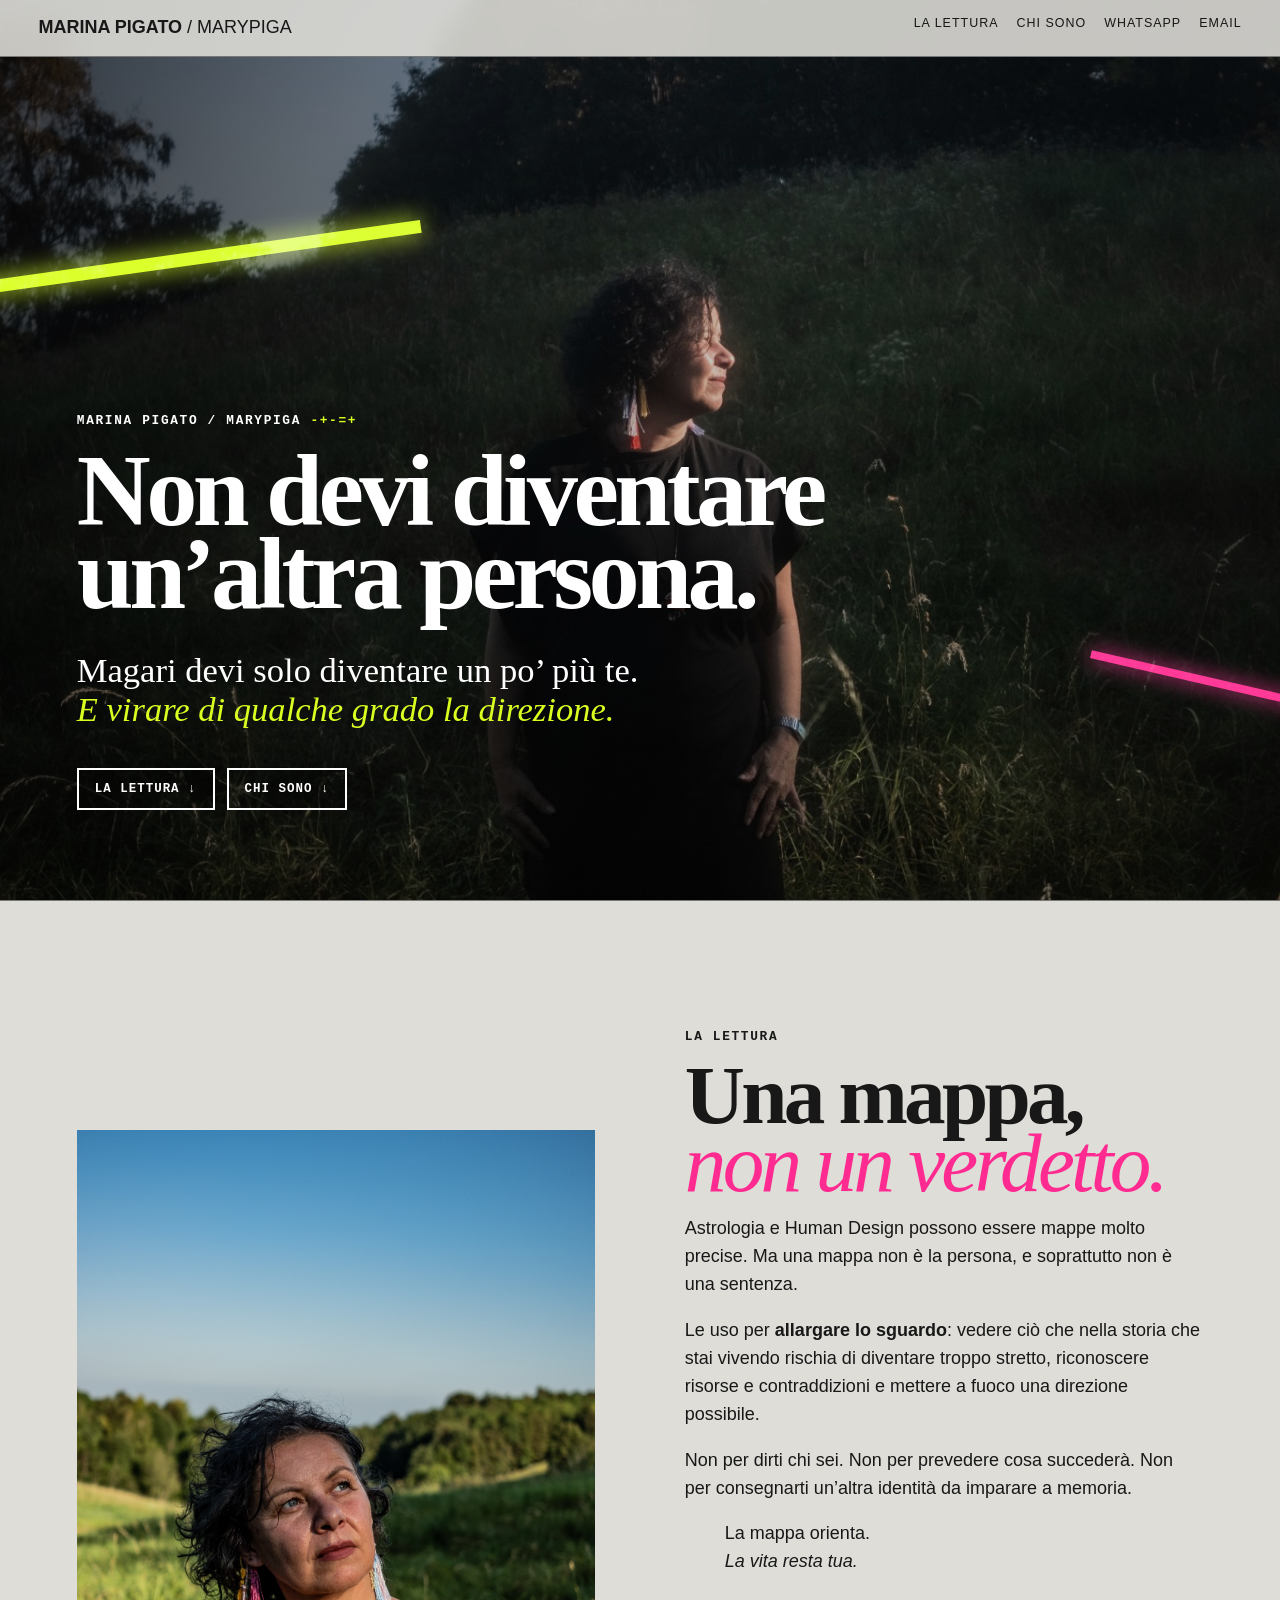
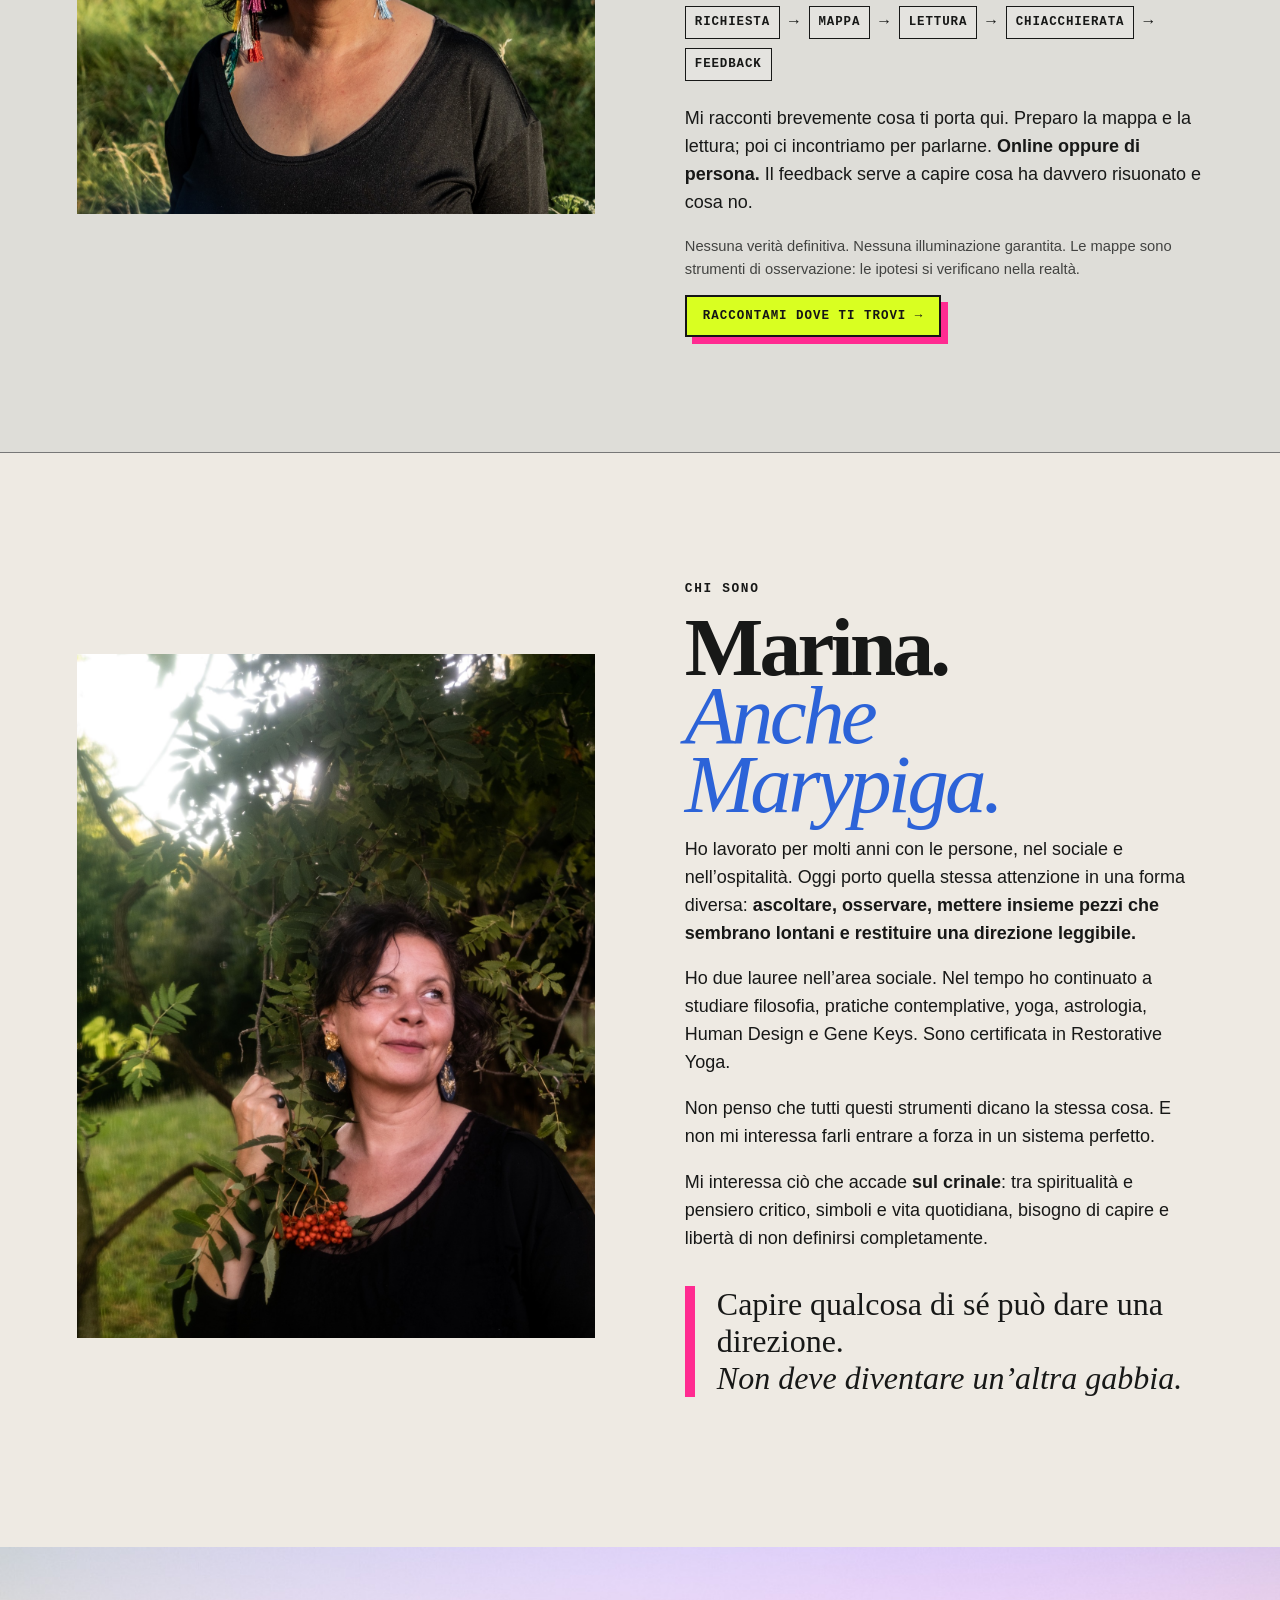
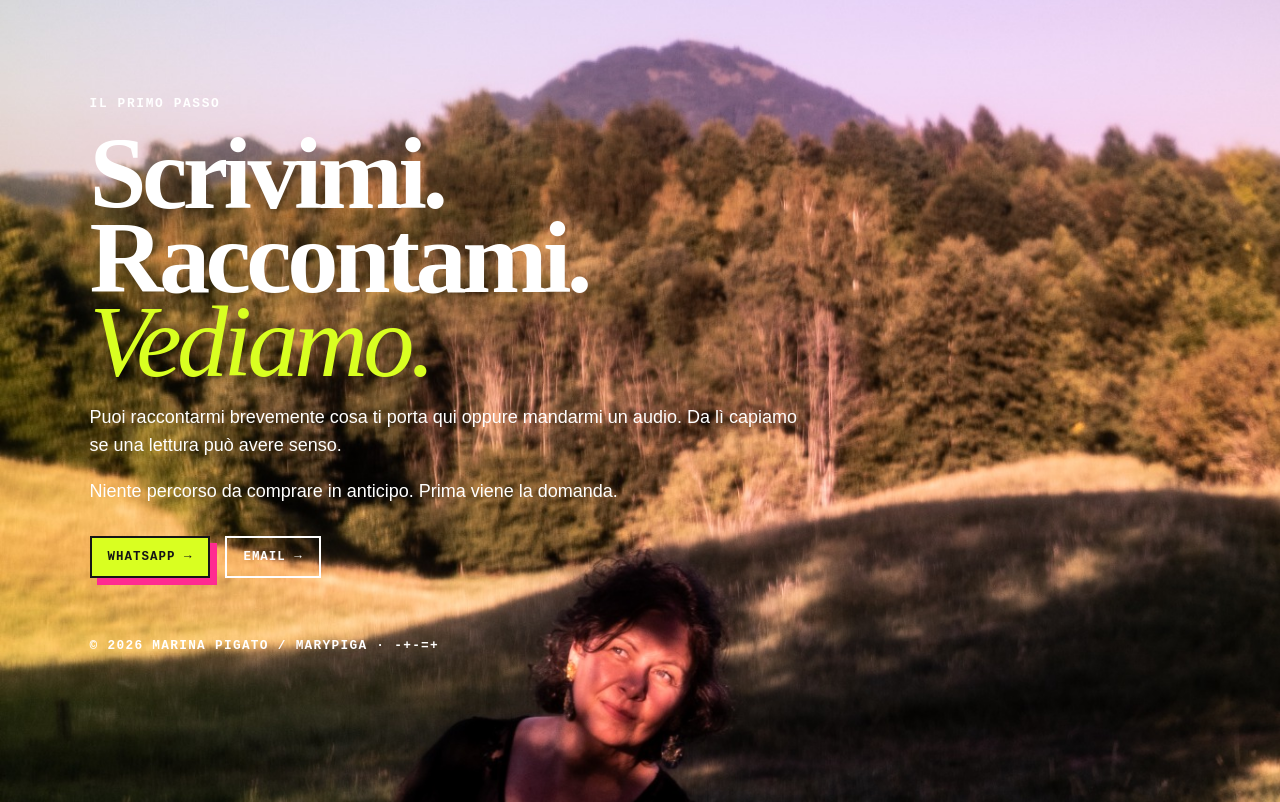
<file: index.html>
<!doctype html>
<html lang="it">
<head>
<meta charset="utf-8">
<meta name="viewport" content="width=device-width,initial-scale=1">
<meta name="description" content="Marina Pigato — letture di astrologia e Human Design. Online e in presenza in Veneto.">
<meta name="robots" content="index, follow">
<link rel="canonical" href="https://marinapigato.vercel.app/">
<title>Marina Pigato</title>
<link rel="stylesheet" href="style.css">
</head>
<body id="top">
<header class="topbar">
  <a class="mark" href="#top">MARINA PIGATO <span>/ MARYPIGA</span></a>
  <nav>
    <a href="#lettura">La lettura</a>
    <a href="#chi-sono">Chi sono</a>
    <a class="wa" href="#" data-wa>WhatsApp</a>
    <a class="email" href="mailto:marinapigato@gmail.com">Email</a>
  </nav>
</header>

<main>
<section class="hero">
  <img src="assets/hero-adele.jpg" alt="Marina Pigato nel paesaggio del Monte Summano">
  <div class="shade"></div>
  <div class="neon n1"></div><div class="neon n2"></div>
  <div class="hero-copy">
    <p class="kicker">MARINA PIGATO / MARYPIGA <span>-+-=+</span></p>
    <h1>Non devi diventare<br>un’altra persona.</h1>
    <p class="claim">Magari devi solo diventare un po’ più te.<br><em>E virare di qualche grado la direzione.</em></p>
    <div class="doors">
      <a href="#lettura">LA LETTURA ↓</a>
      <a href="#chi-sono">CHI SONO ↓</a>
    </div>
  </div>
</section>

<section id="lettura" class="section split">
  <div class="image-stack">
    <img src="assets/lettura-adele.jpg" alt="Ritratto di Marina Pigato">
    <span class="slash"></span>
  </div>
  <div class="copy">
    <p class="eyebrow">LA LETTURA</p>
    <h2>Una mappa,<br><i>non un verdetto.</i></h2>
    <p>Astrologia e Human Design possono essere mappe molto precise. Ma una mappa non è la persona, e soprattutto non è una sentenza.</p>
    <p>Le uso per <strong>allargare lo sguardo</strong>: vedere ciò che nella storia che stai vivendo rischia di diventare troppo stretto, riconoscere risorse e contraddizioni e mettere a fuoco una direzione possibile.</p>
    <p>Non per dirti chi sei. Non per prevedere cosa succederà. Non per consegnarti un’altra identità da imparare a memoria.</p>
    <blockquote>La mappa orienta.<br><em>La vita resta tua.</em></blockquote>

    <div class="process" aria-label="Come funziona">
      <span>RICHIESTA</span><b>→</b><span>MAPPA</span><b>→</b><span>LETTURA</span><b>→</b><span>CHIACCHIERATA</span><b>→</b><span>FEEDBACK</span>
    </div>
    <p>Mi racconti brevemente cosa ti porta qui. Preparo la mappa e la lettura; poi ci incontriamo per parlarne. <strong>Online oppure di persona.</strong> Il feedback serve a capire cosa ha davvero risuonato e cosa no.</p>
    <p class="small-note">Nessuna verità definitiva. Nessuna illuminazione garantita. Le mappe sono strumenti di osservazione: le ipotesi si verificano nella realtà.</p>
    <a class="cta" href="#" data-wa>RACCONTAMI DOVE TI TROVI →</a>
  </div>
</section>

<section id="chi-sono" class="section split bio">
  <div class="image-stack"><img src="assets/bio-adele.jpg" alt="Marina Pigato tra gli alberi"></div>
  <div class="copy">
    <p class="eyebrow">CHI SONO</p>
    <h2>Marina.<br><i>Anche Marypiga.</i></h2>
    <p>Ho lavorato per molti anni con le persone, nel sociale e nell’ospitalità. Oggi porto quella stessa attenzione in una forma diversa: <strong>ascoltare, osservare, mettere insieme pezzi che sembrano lontani e restituire una direzione leggibile.</strong></p>
    <p>Ho due lauree nell’area sociale. Nel tempo ho continuato a studiare filosofia, pratiche contemplative, yoga, astrologia, Human Design e Gene Keys. Sono certificata in Restorative Yoga.</p>
    <p>Non penso che tutti questi strumenti dicano la stessa cosa. E non mi interessa farli entrare a forza in un sistema perfetto.</p>
    <p>Mi interessa ciò che accade <strong>sul crinale</strong>: tra spiritualità e pensiero critico, simboli e vita quotidiana, bisogno di capire e libertà di non definirsi completamente.</p>
    <blockquote>Capire qualcosa di sé può dare una direzione.<br><em>Non deve diventare un’altra gabbia.</em></blockquote>
  </div>
</section>

<section class="closing">
  <img src="assets/footer-adele.jpg" alt="Monte Summano e paesaggio veneto">
  <div class="closing-copy">
    <p class="eyebrow">IL PRIMO PASSO</p>
    <h2>Scrivimi.<br>Raccontami.<br><i>Vediamo.</i></h2>
    <p>Puoi raccontarmi brevemente cosa ti porta qui oppure mandarmi un audio. Da lì capiamo se una lettura può avere senso.</p>
    <p>Niente percorso da comprare in anticipo. Prima viene la domanda.</p>
    <div class="buttons">
      <a class="cta" href="#" data-wa>WHATSAPP →</a>
      <a class="cta ghost" href="mailto:marinapigato@gmail.com">EMAIL →</a>
    </div>
    <p class="signature">© 2026 MARINA PIGATO / MARYPIGA · -+-=+</p>
  </div>
</section>
</main>

<script>
const WHATSAPP_NUMBER = "393474805543";
document.querySelectorAll("[data-wa]").forEach(a => {
  if (WHATSAPP_NUMBER) {
    a.href = "https://wa.me/" + WHATSAPP_NUMBER;
    a.target = "_blank";
    a.rel = "noopener";
  } else {
    a.href = "#";
    a.addEventListener("click", e => {
      e.preventDefault();
      alert("WhatsApp sarà attivato qui prima della pubblicazione.");
    });
  }
});
</script>
</body>
</html>
</file>
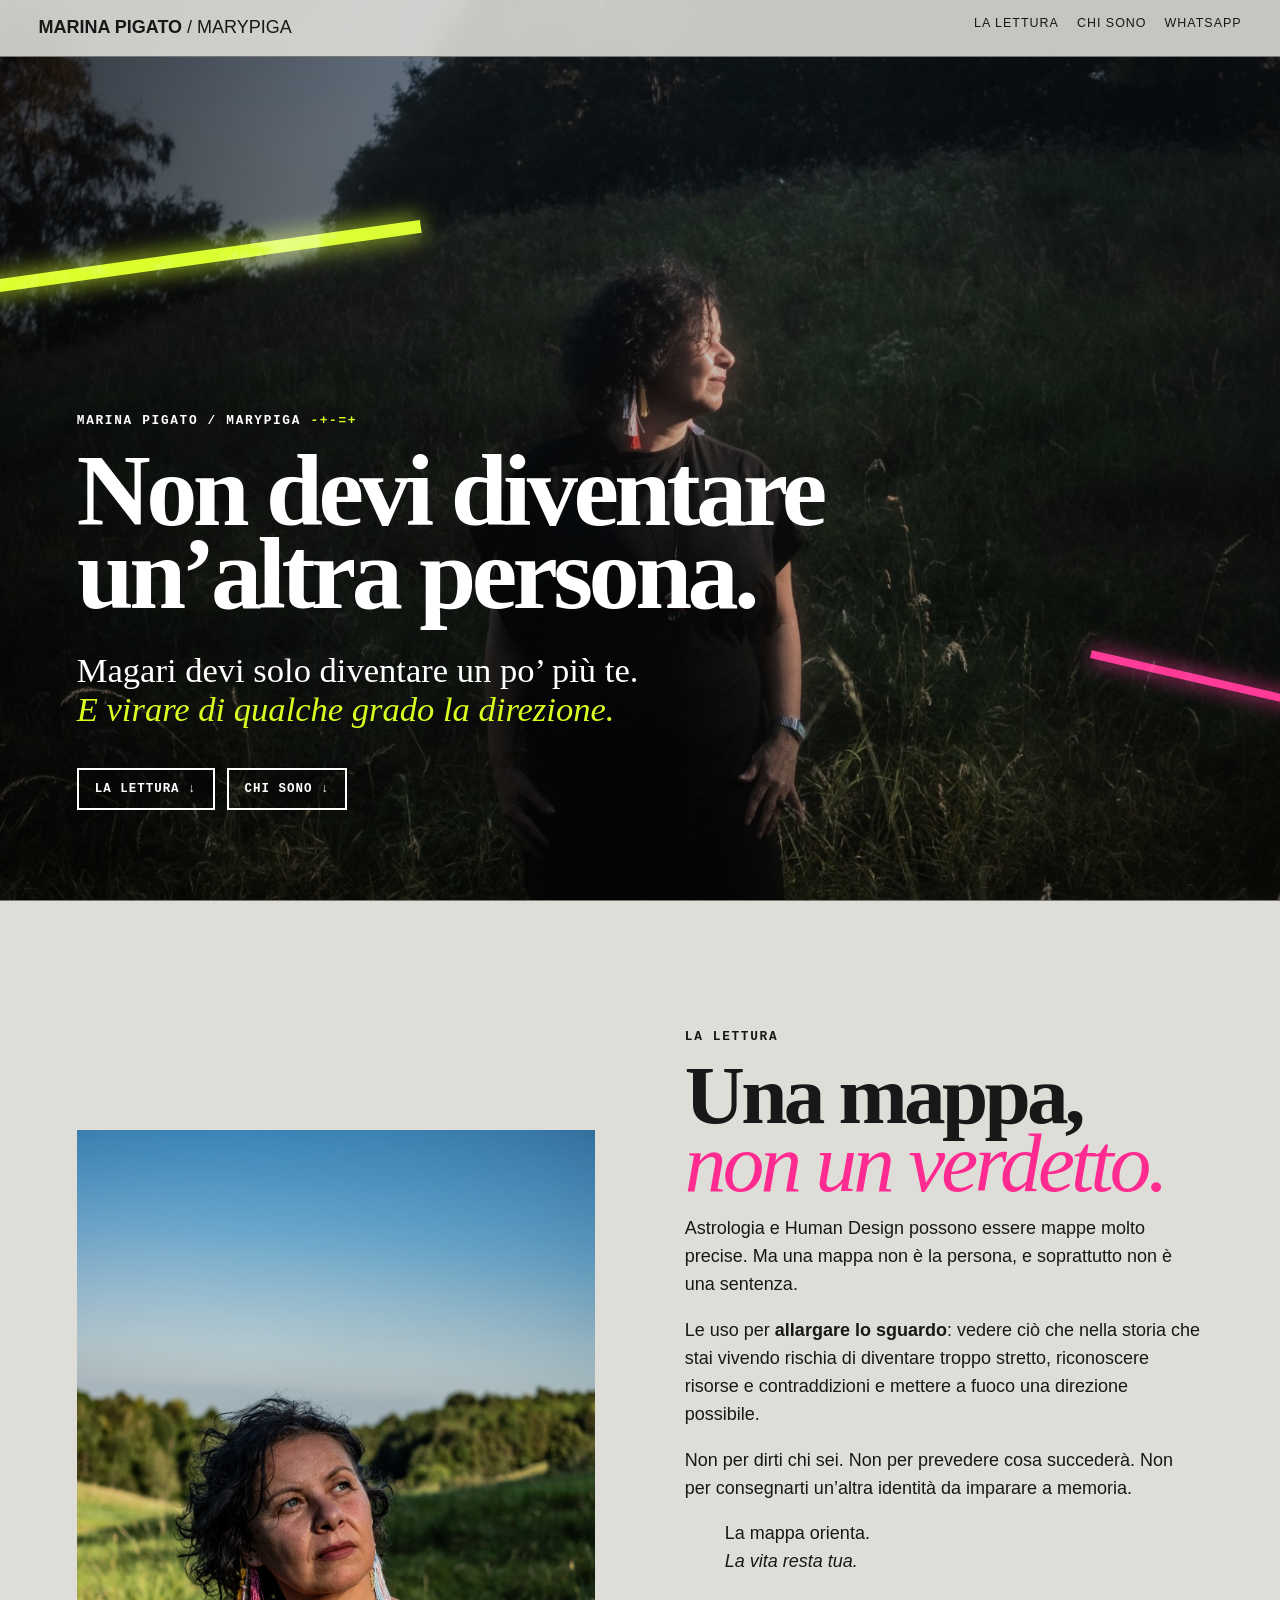
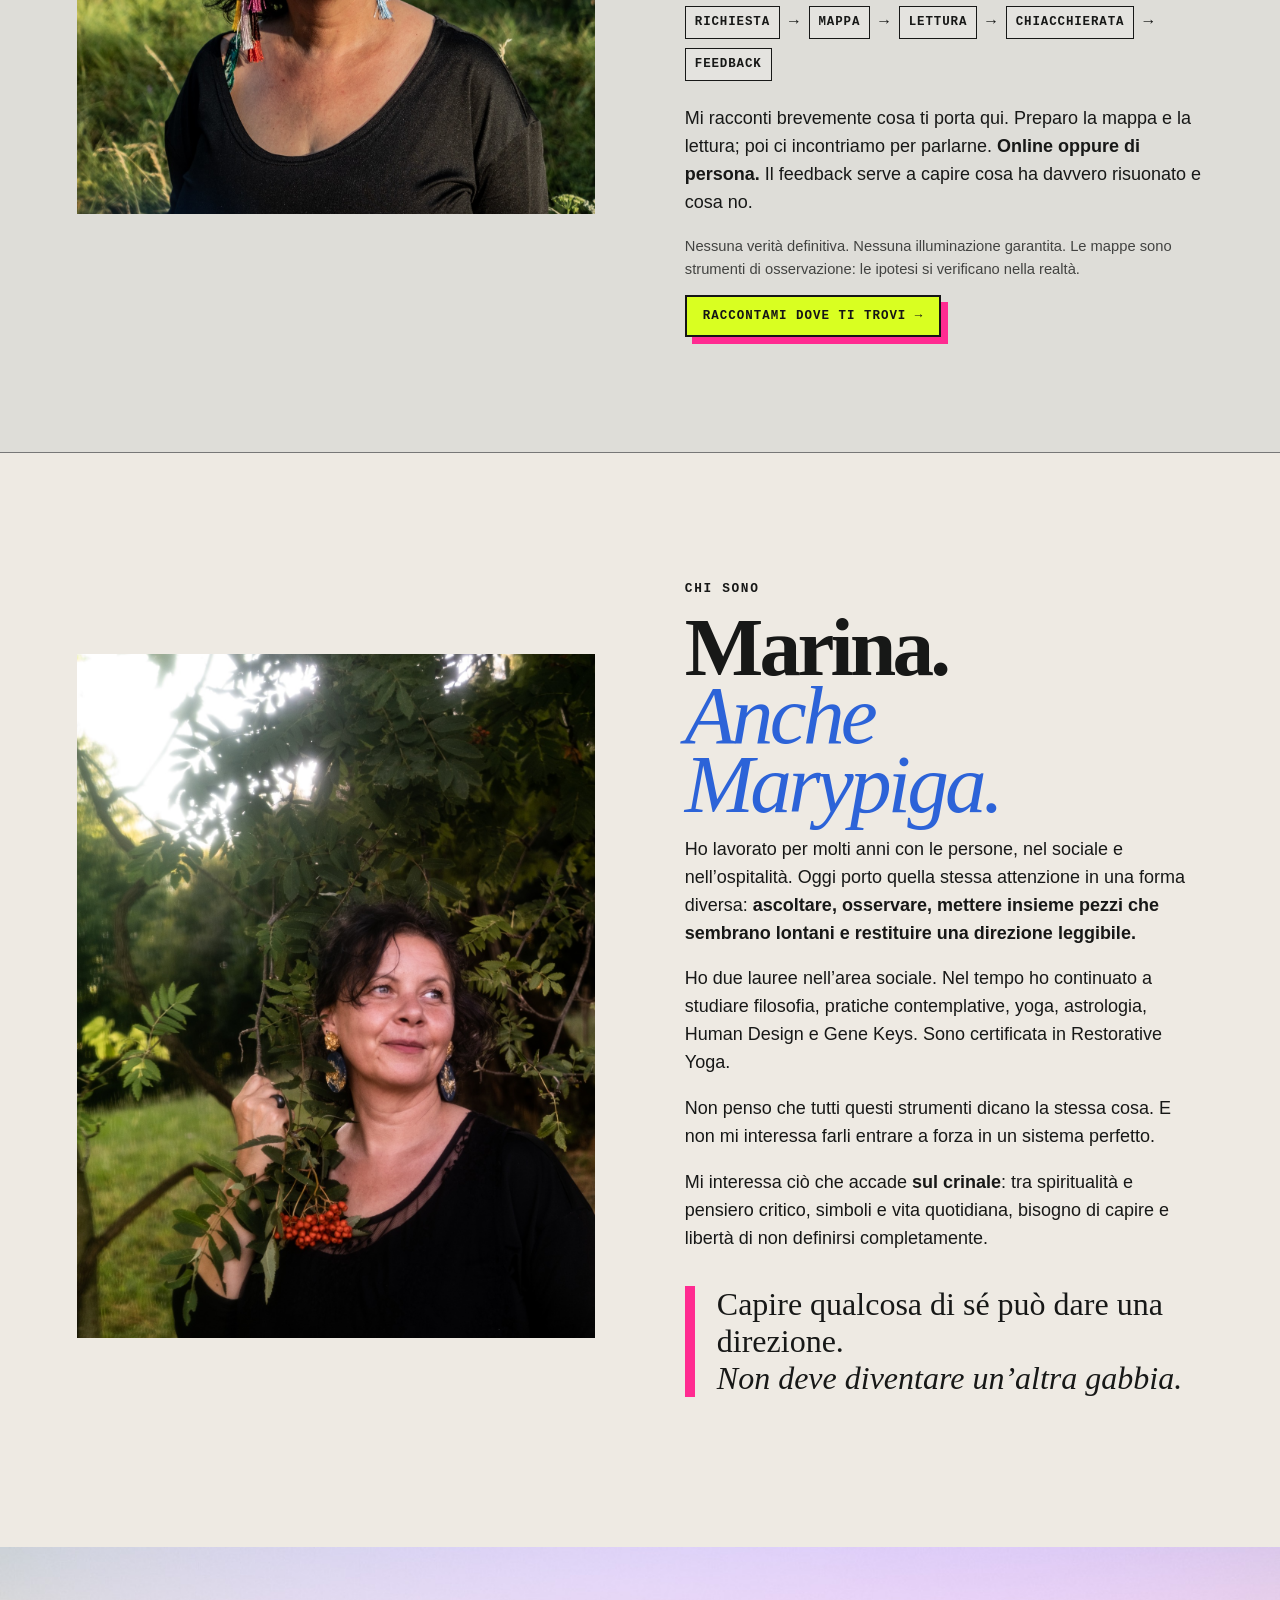
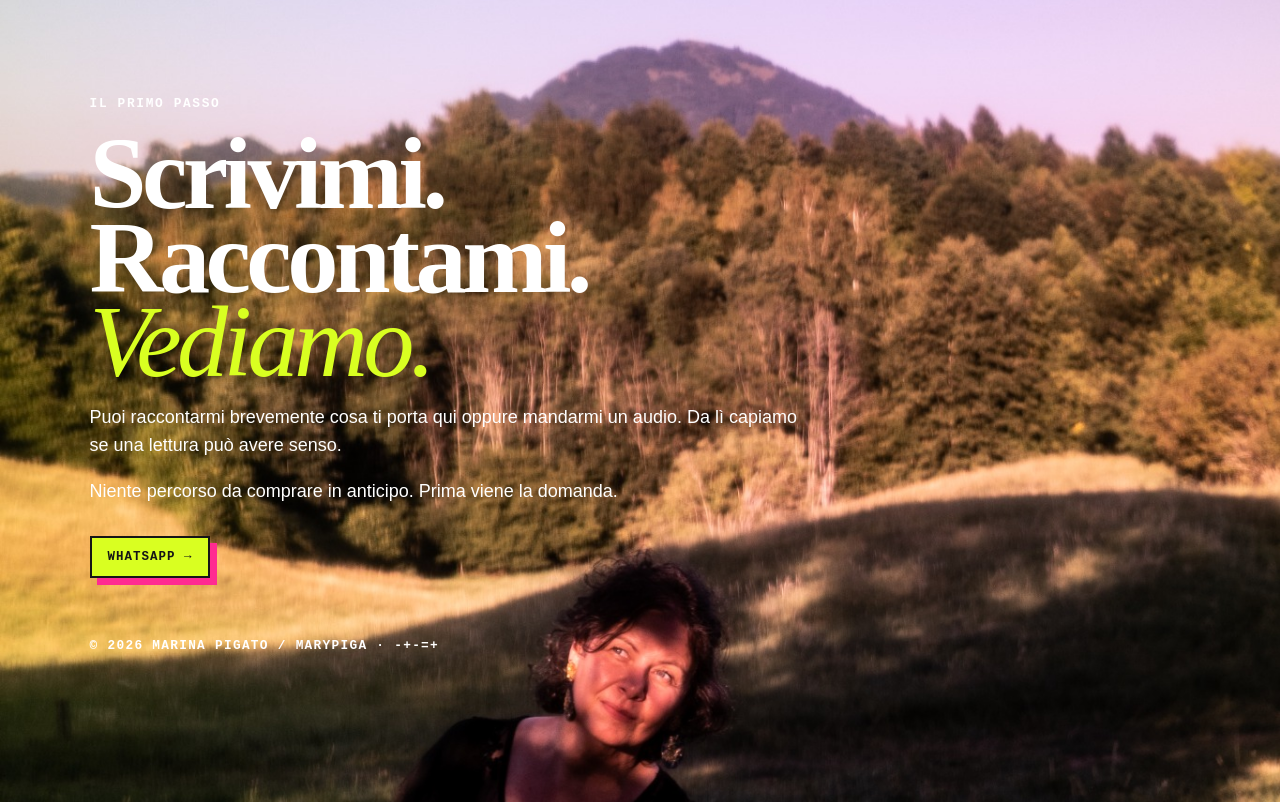
<file: Marina_Pigato_V1_FINAL_15-09-2026_bugfix/index.html>
<!doctype html>
<html lang="it">
<head>
<meta charset="utf-8">
<meta name="viewport" content="width=device-width,initial-scale=1">
<meta name="description" content="Marina Pigato — letture di astrologia e Human Design. Online e in presenza in Veneto.">
<title>Marina Pigato</title>
<link rel="stylesheet" href="style.css">
</head>
<body id="top">
<header class="topbar">
  <a class="mark" href="#top">MARINA PIGATO <span>/ MARYPIGA</span></a>
  <nav>
    <a href="#lettura">La lettura</a>
    <a href="#chi-sono">Chi sono</a>
    <a class="wa" href="#" data-wa>WhatsApp</a>
  </nav>
</header>

<main>
<section class="hero">
  <img src="assets/hero-adele.jpg" alt="Marina Pigato nel paesaggio del Monte Summano">
  <div class="shade"></div>
  <div class="neon n1"></div><div class="neon n2"></div>
  <div class="hero-copy">
    <p class="kicker">MARINA PIGATO / MARYPIGA <span>-+-=+</span></p>
    <h1>Non devi diventare<br>un’altra persona.</h1>
    <p class="claim">Magari devi solo diventare un po’ più te.<br><em>E virare di qualche grado la direzione.</em></p>
    <div class="doors">
      <a href="#lettura">LA LETTURA ↓</a>
      <a href="#chi-sono">CHI SONO ↓</a>
    </div>
  </div>
</section>

<section id="lettura" class="section split">
  <div class="image-stack">
    <img src="assets/lettura-adele.jpg" alt="Ritratto di Marina Pigato">
    <span class="slash"></span>
  </div>
  <div class="copy">
    <p class="eyebrow">LA LETTURA</p>
    <h2>Una mappa,<br><i>non un verdetto.</i></h2>
    <p>Astrologia e Human Design possono essere mappe molto precise. Ma una mappa non è la persona, e soprattutto non è una sentenza.</p>
    <p>Le uso per <strong>allargare lo sguardo</strong>: vedere ciò che nella storia che stai vivendo rischia di diventare troppo stretto, riconoscere risorse e contraddizioni e mettere a fuoco una direzione possibile.</p>
    <p>Non per dirti chi sei. Non per prevedere cosa succederà. Non per consegnarti un’altra identità da imparare a memoria.</p>
    <blockquote>La mappa orienta.<br><em>La vita resta tua.</em></blockquote>

    <div class="process" aria-label="Come funziona">
      <span>RICHIESTA</span><b>→</b><span>MAPPA</span><b>→</b><span>LETTURA</span><b>→</b><span>CHIACCHIERATA</span><b>→</b><span>FEEDBACK</span>
    </div>
    <p>Mi racconti brevemente cosa ti porta qui. Preparo la mappa e la lettura; poi ci incontriamo per parlarne. <strong>Online oppure di persona.</strong> Il feedback serve a capire cosa ha davvero risuonato e cosa no.</p>
    <p class="small-note">Nessuna verità definitiva. Nessuna illuminazione garantita. Le mappe sono strumenti di osservazione: le ipotesi si verificano nella realtà.</p>
    <a class="cta" href="#" data-wa>RACCONTAMI DOVE TI TROVI →</a>
  </div>
</section>

<section id="chi-sono" class="section split bio">
  <div class="image-stack"><img src="assets/bio-adele.jpg" alt="Marina Pigato tra gli alberi"></div>
  <div class="copy">
    <p class="eyebrow">CHI SONO</p>
    <h2>Marina.<br><i>Anche Marypiga.</i></h2>
    <p>Ho lavorato per molti anni con le persone, nel sociale e nell’ospitalità. Oggi porto quella stessa attenzione in una forma diversa: <strong>ascoltare, osservare, mettere insieme pezzi che sembrano lontani e restituire una direzione leggibile.</strong></p>
    <p>Ho due lauree nell’area sociale. Nel tempo ho continuato a studiare filosofia, pratiche contemplative, yoga, astrologia, Human Design e Gene Keys. Sono certificata in Restorative Yoga.</p>
    <p>Non penso che tutti questi strumenti dicano la stessa cosa. E non mi interessa farli entrare a forza in un sistema perfetto.</p>
    <p>Mi interessa ciò che accade <strong>sul crinale</strong>: tra spiritualità e pensiero critico, simboli e vita quotidiana, bisogno di capire e libertà di non definirsi completamente.</p>
    <blockquote>Capire qualcosa di sé può dare una direzione.<br><em>Non deve diventare un’altra gabbia.</em></blockquote>
  </div>
</section>

<section class="closing">
  <img src="assets/footer-adele.jpg" alt="Monte Summano e paesaggio veneto">
  <div class="closing-copy">
    <p class="eyebrow">IL PRIMO PASSO</p>
    <h2>Scrivimi.<br>Raccontami.<br><i>Vediamo.</i></h2>
    <p>Puoi raccontarmi brevemente cosa ti porta qui oppure mandarmi un audio. Da lì capiamo se una lettura può avere senso.</p>
    <p>Niente percorso da comprare in anticipo. Prima viene la domanda.</p>
    <div class="buttons"><a class="cta" href="#" data-wa>WHATSAPP →</a></div>
    <p class="signature">© 2026 MARINA PIGATO / MARYPIGA · -+-=+</p>
  </div>
</section>
</main>

<script>
const WHATSAPP_NUMBER = "393474805543";
document.querySelectorAll("[data-wa]").forEach(a => {
  if (WHATSAPP_NUMBER) {
    a.href = "https://wa.me/" + WHATSAPP_NUMBER;
    a.target = "_blank";
    a.rel = "noopener";
  } else {
    a.href = "#";
    a.addEventListener("click", e => {
      e.preventDefault();
      alert("WhatsApp sarà attivato qui prima della pubblicazione.");
    });
  }
});
</script>
</body>
</html>
</file>
<file: style.css>
*{box-sizing:border-box}html{scroll-behavior:smooth}body{margin:0;background:#deddd8;color:#171817;font:18px/1.55 Arial,Helvetica,sans-serif}a{color:inherit}.topbar{position:fixed;z-index:20;top:0;left:0;right:0;display:flex;justify-content:space-between;gap:20px;padding:14px 3vw;background:rgba(225,224,218,.88);backdrop-filter:blur(10px);border-bottom:1px solid #777}.mark{font-weight:900;text-decoration:none}.mark span{font-weight:400}.topbar nav{display:flex;gap:18px;flex-wrap:wrap}.topbar nav a{text-decoration:none;font-size:.78rem;text-transform:uppercase;letter-spacing:.08em}.hero{min-height:100svh;position:relative;display:flex;align-items:flex-end;overflow:hidden;background:#272927;color:white}.hero>img{position:absolute;inset:0;width:100%;height:100%;object-fit:cover;filter:grayscale(1) contrast(1.05) brightness(.88)}.shade{position:absolute;inset:0;background:linear-gradient(90deg,rgba(0,0,0,.72),rgba(0,0,0,.15) 65%,rgba(0,0,0,.35))}.hero-copy{position:relative;z-index:3;padding:11vw 6vw 7vw;max-width:1000px}.kicker,.eyebrow{font:700 .8rem/1.2 "Courier New",monospace;letter-spacing:.13em;text-transform:uppercase}.kicker span{color:#d9ff21}.hero h1,.section h2,.closing h2{font:900 clamp(3.6rem,8vw,8.5rem)/.82 Georgia,serif;letter-spacing:-.055em;margin:.2em 0}.claim{font:clamp(1.5rem,2.7vw,2.7rem)/1.12 Georgia,serif;max-width:820px}.claim em,.section h2 i,.closing h2 i{font-weight:400;color:#d9ff21}.doors{display:flex;gap:12px;flex-wrap:wrap;margin-top:40px}.doors a,.cta,.insta{border:2px solid currentColor;padding:12px 16px;text-decoration:none;font:700 .78rem "Courier New",monospace;letter-spacing:.08em;background:rgba(0,0,0,.15)}.social{position:absolute;z-index:4;right:3vw;bottom:2vw;font:700 .78rem "Courier New",monospace}.neon{position:absolute;z-index:2;pointer-events:none;mix-blend-mode:screen}.n1{width:36vw;height:13px;background:#d9ff21;left:-3vw;top:28%;transform:rotate(-8deg);box-shadow:0 0 25px #d9ff21}.n2{width:18vw;height:8px;background:#ff2b91;right:-3vw;bottom:24%;transform:rotate(13deg);box-shadow:0 0 20px #ff2b91}.section{position:relative;min-height:92vh;padding:9vw 6vw;border-top:1px solid #777}.split,.restorative{display:grid;grid-template-columns:minmax(0,1fr) minmax(0,1fr);gap:7vw;align-items:center}.image-stack img{width:100%;height:min(76vh,820px);object-fit:cover;filter:grayscale(1) contrast(1.02)}.copy{max-width:760px}.copy p{max-width:680px}.copy strong{font-weight:800}.section h2{font-size:clamp(3.2rem,6.5vw,7rem)}.section h2 i{color:#ff2b91}.price{display:inline-block;margin:20px 0;padding:10px 14px;border:2px solid #171817;font:700 1rem "Courier New",monospace;transform:rotate(-1deg)}.promo{margin:18px 0 26px;padding:20px;border-left:10px solid #d9ff21;font:1.25rem Georgia,serif}.cta{display:inline-block;background:#d9ff21;color:#151515;box-shadow:7px 7px 0 #ff2b91}.up{position:absolute;right:3vw;bottom:3vw;font:900 2.5rem Georgia;text-decoration:none}.restorative{background:#2b2c2b;color:#eee}.restorative .image-stack{order:2}.restorative h2 i{color:#d9ff21}.restorative blockquote,.bio blockquote{margin:35px 0;font:2rem/1.15 Georgia,serif;border-left:10px solid #ff2b91;padding-left:22px}.bio{background:#eeeae3}.bio h2 i{color:#2c63d8}.bloom{background:#cac9c2}.bloom-head{max-width:900px}.bloom-images{display:grid;grid-template-columns:1.15fr .85fr;gap:2vw;margin:5vw 0}.bloom-images img{width:100%;object-fit:cover}.bloom-images .portrait{height:65vh;filter:grayscale(1)}.bloom-images .products{height:65vh;background:#eee;object-fit:contain}.bloom-foot{max-width:850px}.relics{font:1.5rem Georgia,serif}.insta{display:inline-block;margin-left:15px}.closing{position:relative;min-height:95vh;background:#171817;color:white;display:flex;align-items:center;overflow:hidden}.closing>img{position:absolute;inset:0;width:100%;height:100%;object-fit:cover;filter:grayscale(1) brightness(.42)}.closing-copy{position:relative;z-index:2;padding:10vw 7vw;max-width:900px}.closing h2{font-size:clamp(4rem,8vw,8rem)}.buttons{display:flex;gap:15px;flex-wrap:wrap;margin:30px 0}.ghost{background:transparent;color:white;box-shadow:none}.signature{margin-top:60px;font:700 .8rem "Courier New",monospace;letter-spacing:.1em}

@media(max-width:820px){
 body{font-size:18px}.topbar{position:absolute;padding:12px 18px}.topbar nav a:not(.wa):not(:nth-last-child(2)){display:none}.mark{font-size:.82rem}
 .hero{min-height:100svh}.hero-copy{padding:120px 22px 90px}.hero h1{font-size:clamp(3.3rem,16vw,5.8rem)}.claim{font-size:1.45rem}.doors{display:grid}.doors a{font-size:.9rem;padding:14px}.social{left:22px;right:auto;bottom:24px}
 .section{padding:85px 22px;min-height:auto}.split,.restorative{grid-template-columns:1fr;gap:45px}.section h2{font-size:clamp(3.2rem,15vw,5.2rem)}.image-stack img{height:58vh}.restorative .image-stack{order:0}.copy p{font-size:1.05rem;line-height:1.62}.promo{font-size:1.2rem}.cta,.insta{font-size:.88rem;padding:14px 15px}
 .bloom-images{grid-template-columns:1fr}.bloom-images .portrait,.bloom-images .products{height:auto;max-height:70vh}.insta{margin:18px 0 0}.up{right:22px;bottom:22px}
 .closing{min-height:100svh}.closing-copy{padding:100px 22px 70px}.closing h2{font-size:clamp(4rem,18vw,6rem)}
}
/* V3 chiusa — settembre 2026: innesto decisioni, fotografie Adele a colori */
.hero>img,.image-stack img,.closing>img{filter:none}
.hero>img{object-position:center 48%}
.image-stack img{object-position:center center}
.closing>img{object-position:center center}
.process{display:flex;align-items:center;gap:9px;flex-wrap:wrap;margin:30px 0 24px;font:700 .78rem/1.2 "Courier New",monospace;letter-spacing:.07em}
.process span{padding:8px 9px;border:1px solid currentColor;background:rgba(255,255,255,.18)}
.process b{font-size:1rem}
.small-note{font-size:.92rem;opacity:.78}
.bio blockquote{margin-top:34px}
@media(max-width:820px){
 .topbar nav a{display:none!important}.topbar nav .email{display:block!important}
 .hero>img{object-position:48% center}
 .process{gap:7px}.process span{font-size:.72rem}.process b{font-size:.85rem}
 .image-stack img{height:auto;max-height:none}
 .closing>img{object-position:52% center}
}

/* V1 final — tipografia editoriale */
:root{--editorial-serif:Didot,"Bodoni 72","Bodoni MT","Times New Roman",serif}
body{font-family:Arial,Helvetica,sans-serif}
.hero h1,.section h2,.closing h2,.claim,.promo,.restorative blockquote,.bio blockquote,.relics{font-family:var(--editorial-serif)}
.hero h1,.section h2,.closing h2{font-weight:700;letter-spacing:-.045em}
.claim,.restorative blockquote,.bio blockquote,.relics{font-weight:400}

/* Bugfix 15/09/2026 — ultima schermata mobile */
body{overflow-x:hidden}
.closing{overflow:visible}
.closing-copy{width:100%;min-width:0}
.closing h2{max-width:100%}
@media(max-width:820px){
 .closing{height:auto;align-items:flex-start}
 .closing-copy{padding-bottom:calc(90px + env(safe-area-inset-bottom))}
 .closing h2{font-size:clamp(3.05rem,14vw,5rem)}
}
</file>
<file: Marina_Pigato_V1_FINAL_15-09-2026_bugfix/style.css>
*{box-sizing:border-box}html{scroll-behavior:smooth}body{margin:0;background:#deddd8;color:#171817;font:18px/1.55 Arial,Helvetica,sans-serif}a{color:inherit}.topbar{position:fixed;z-index:20;top:0;left:0;right:0;display:flex;justify-content:space-between;gap:20px;padding:14px 3vw;background:rgba(225,224,218,.88);backdrop-filter:blur(10px);border-bottom:1px solid #777}.mark{font-weight:900;text-decoration:none}.mark span{font-weight:400}.topbar nav{display:flex;gap:18px;flex-wrap:wrap}.topbar nav a{text-decoration:none;font-size:.78rem;text-transform:uppercase;letter-spacing:.08em}.hero{min-height:100svh;position:relative;display:flex;align-items:flex-end;overflow:hidden;background:#272927;color:white}.hero>img{position:absolute;inset:0;width:100%;height:100%;object-fit:cover;filter:grayscale(1) contrast(1.05) brightness(.88)}.shade{position:absolute;inset:0;background:linear-gradient(90deg,rgba(0,0,0,.72),rgba(0,0,0,.15) 65%,rgba(0,0,0,.35))}.hero-copy{position:relative;z-index:3;padding:11vw 6vw 7vw;max-width:1000px}.kicker,.eyebrow{font:700 .8rem/1.2 "Courier New",monospace;letter-spacing:.13em;text-transform:uppercase}.kicker span{color:#d9ff21}.hero h1,.section h2,.closing h2{font:900 clamp(3.6rem,8vw,8.5rem)/.82 Georgia,serif;letter-spacing:-.055em;margin:.2em 0}.claim{font:clamp(1.5rem,2.7vw,2.7rem)/1.12 Georgia,serif;max-width:820px}.claim em,.section h2 i,.closing h2 i{font-weight:400;color:#d9ff21}.doors{display:flex;gap:12px;flex-wrap:wrap;margin-top:40px}.doors a,.cta,.insta{border:2px solid currentColor;padding:12px 16px;text-decoration:none;font:700 .78rem "Courier New",monospace;letter-spacing:.08em;background:rgba(0,0,0,.15)}.social{position:absolute;z-index:4;right:3vw;bottom:2vw;font:700 .78rem "Courier New",monospace}.neon{position:absolute;z-index:2;pointer-events:none;mix-blend-mode:screen}.n1{width:36vw;height:13px;background:#d9ff21;left:-3vw;top:28%;transform:rotate(-8deg);box-shadow:0 0 25px #d9ff21}.n2{width:18vw;height:8px;background:#ff2b91;right:-3vw;bottom:24%;transform:rotate(13deg);box-shadow:0 0 20px #ff2b91}.section{position:relative;min-height:92vh;padding:9vw 6vw;border-top:1px solid #777}.split,.restorative{display:grid;grid-template-columns:minmax(0,1fr) minmax(0,1fr);gap:7vw;align-items:center}.image-stack img{width:100%;height:min(76vh,820px);object-fit:cover;filter:grayscale(1) contrast(1.02)}.copy{max-width:760px}.copy p{max-width:680px}.copy strong{font-weight:800}.section h2{font-size:clamp(3.2rem,6.5vw,7rem)}.section h2 i{color:#ff2b91}.price{display:inline-block;margin:20px 0;padding:10px 14px;border:2px solid #171817;font:700 1rem "Courier New",monospace;transform:rotate(-1deg)}.promo{margin:18px 0 26px;padding:20px;border-left:10px solid #d9ff21;font:1.25rem Georgia,serif}.cta{display:inline-block;background:#d9ff21;color:#151515;box-shadow:7px 7px 0 #ff2b91}.up{position:absolute;right:3vw;bottom:3vw;font:900 2.5rem Georgia;text-decoration:none}.restorative{background:#2b2c2b;color:#eee}.restorative .image-stack{order:2}.restorative h2 i{color:#d9ff21}.restorative blockquote,.bio blockquote{margin:35px 0;font:2rem/1.15 Georgia,serif;border-left:10px solid #ff2b91;padding-left:22px}.bio{background:#eeeae3}.bio h2 i{color:#2c63d8}.bloom{background:#cac9c2}.bloom-head{max-width:900px}.bloom-images{display:grid;grid-template-columns:1.15fr .85fr;gap:2vw;margin:5vw 0}.bloom-images img{width:100%;object-fit:cover}.bloom-images .portrait{height:65vh;filter:grayscale(1)}.bloom-images .products{height:65vh;background:#eee;object-fit:contain}.bloom-foot{max-width:850px}.relics{font:1.5rem Georgia,serif}.insta{display:inline-block;margin-left:15px}.closing{position:relative;min-height:95vh;background:#171817;color:white;display:flex;align-items:center;overflow:hidden}.closing>img{position:absolute;inset:0;width:100%;height:100%;object-fit:cover;filter:grayscale(1) brightness(.42)}.closing-copy{position:relative;z-index:2;padding:10vw 7vw;max-width:900px}.closing h2{font-size:clamp(4rem,8vw,8rem)}.buttons{display:flex;gap:15px;flex-wrap:wrap;margin:30px 0}.ghost{background:transparent;color:white;box-shadow:none}.signature{margin-top:60px;font:700 .8rem "Courier New",monospace;letter-spacing:.1em}

@media(max-width:820px){
 body{font-size:18px}.topbar{position:absolute;padding:12px 18px}.topbar nav a:not(.wa):not(:nth-last-child(2)){display:none}.mark{font-size:.82rem}
 .hero{min-height:100svh}.hero-copy{padding:120px 22px 90px}.hero h1{font-size:clamp(3.3rem,16vw,5.8rem)}.claim{font-size:1.45rem}.doors{display:grid}.doors a{font-size:.9rem;padding:14px}.social{left:22px;right:auto;bottom:24px}
 .section{padding:85px 22px;min-height:auto}.split,.restorative{grid-template-columns:1fr;gap:45px}.section h2{font-size:clamp(3.2rem,15vw,5.2rem)}.image-stack img{height:58vh}.restorative .image-stack{order:0}.copy p{font-size:1.05rem;line-height:1.62}.promo{font-size:1.2rem}.cta,.insta{font-size:.88rem;padding:14px 15px}
 .bloom-images{grid-template-columns:1fr}.bloom-images .portrait,.bloom-images .products{height:auto;max-height:70vh}.insta{margin:18px 0 0}.up{right:22px;bottom:22px}
 .closing{min-height:100svh}.closing-copy{padding:100px 22px 70px}.closing h2{font-size:clamp(4rem,18vw,6rem)}
}
/* V3 chiusa — settembre 2026: innesto decisioni, fotografie Adele a colori */
.hero>img,.image-stack img,.closing>img{filter:none}
.hero>img{object-position:center 48%}
.image-stack img{object-position:center center}
.closing>img{object-position:center center}
.process{display:flex;align-items:center;gap:9px;flex-wrap:wrap;margin:30px 0 24px;font:700 .78rem/1.2 "Courier New",monospace;letter-spacing:.07em}
.process span{padding:8px 9px;border:1px solid currentColor;background:rgba(255,255,255,.18)}
.process b{font-size:1rem}
.small-note{font-size:.92rem;opacity:.78}
.bio blockquote{margin-top:34px}
@media(max-width:820px){
 .topbar nav a{display:none!important}.topbar nav .wa{display:block!important}
 .hero>img{object-position:48% center}
 .process{gap:7px}.process span{font-size:.72rem}.process b{font-size:.85rem}
 .image-stack img{height:auto;max-height:none}
 .closing>img{object-position:52% center}
}

/* V1 final — tipografia editoriale */
:root{--editorial-serif:Didot,"Bodoni 72","Bodoni MT","Times New Roman",serif}
body{font-family:Arial,Helvetica,sans-serif}
.hero h1,.section h2,.closing h2,.claim,.promo,.restorative blockquote,.bio blockquote,.relics{font-family:var(--editorial-serif)}
.hero h1,.section h2,.closing h2{font-weight:700;letter-spacing:-.045em}
.claim,.restorative blockquote,.bio blockquote,.relics{font-weight:400}

/* Bugfix 15/09/2026 — ultima schermata mobile */
body{overflow-x:hidden}
.closing{overflow:visible}
.closing-copy{width:100%;min-width:0}
.closing h2{max-width:100%}
@media(max-width:820px){
 .closing{height:auto;align-items:flex-start}
 .closing-copy{padding-bottom:calc(90px + env(safe-area-inset-bottom))}
 .closing h2{font-size:clamp(3.05rem,14vw,5rem)}
}
</file>
